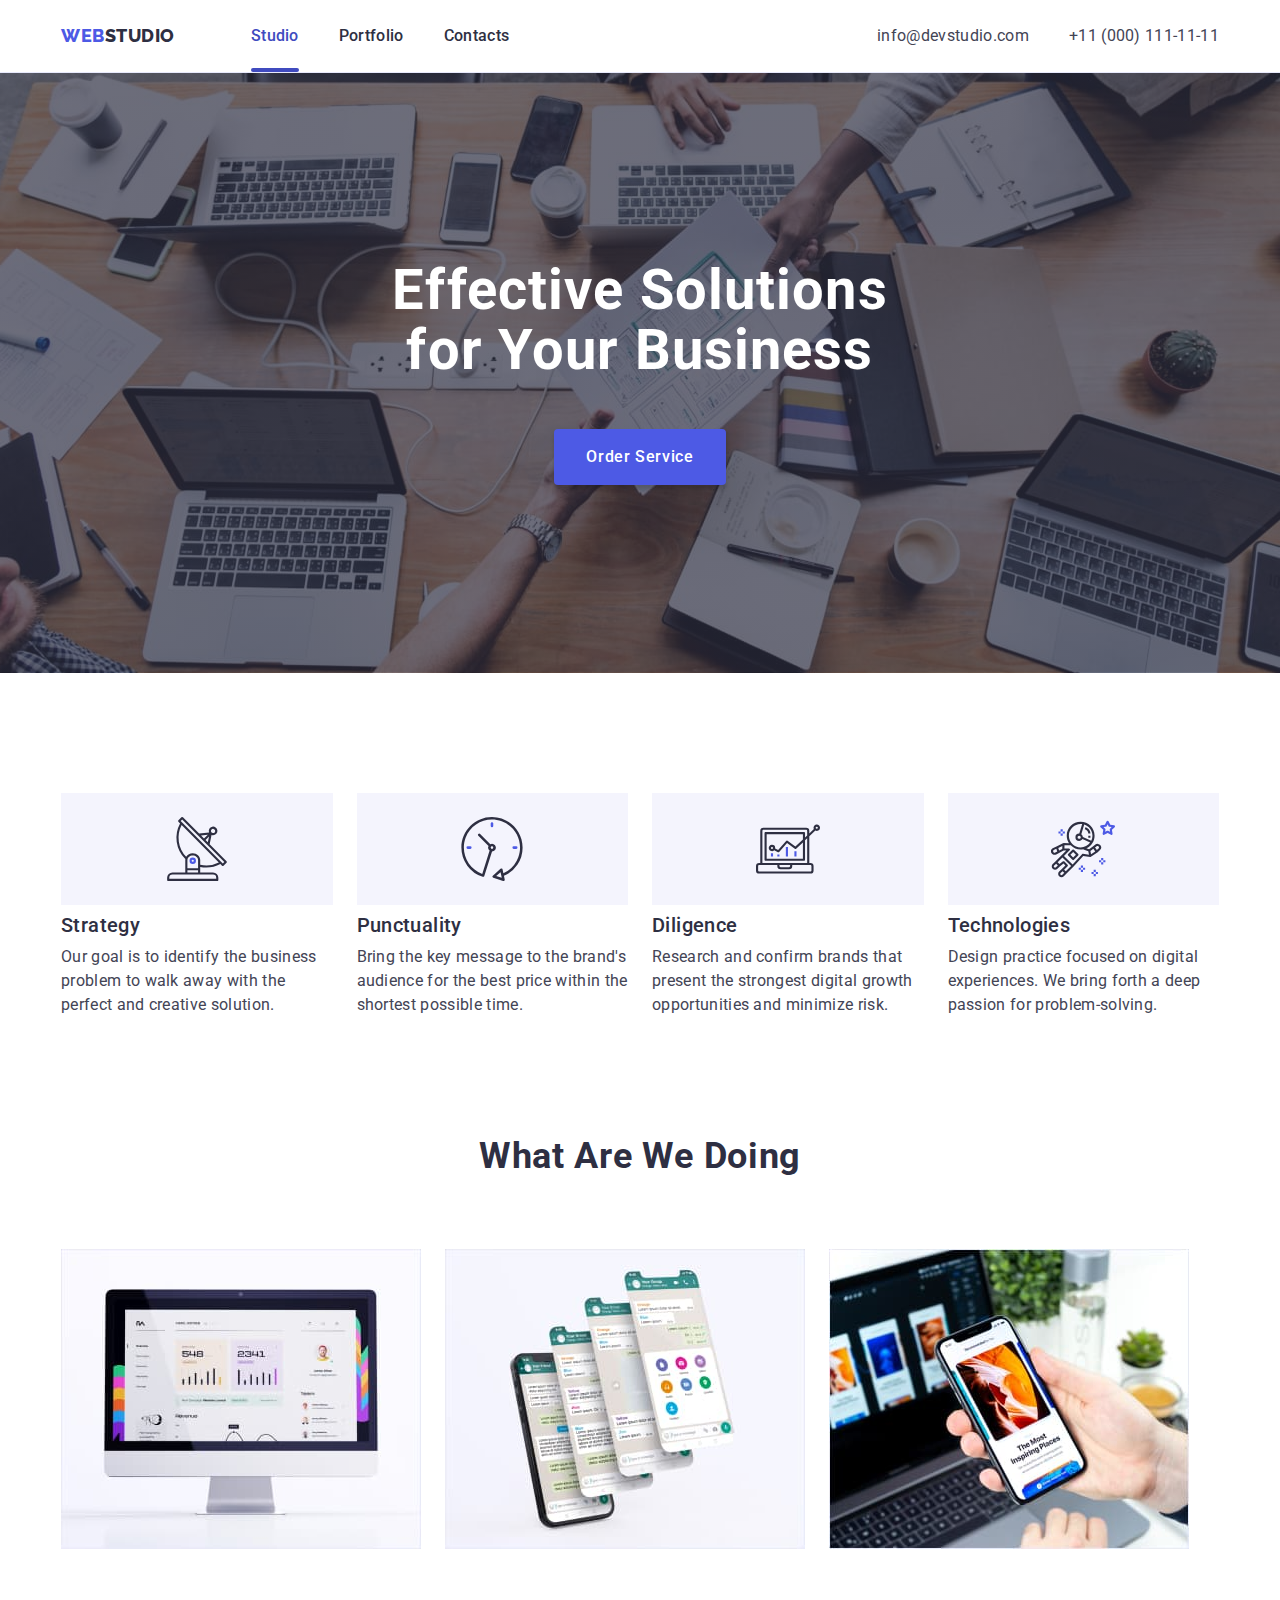
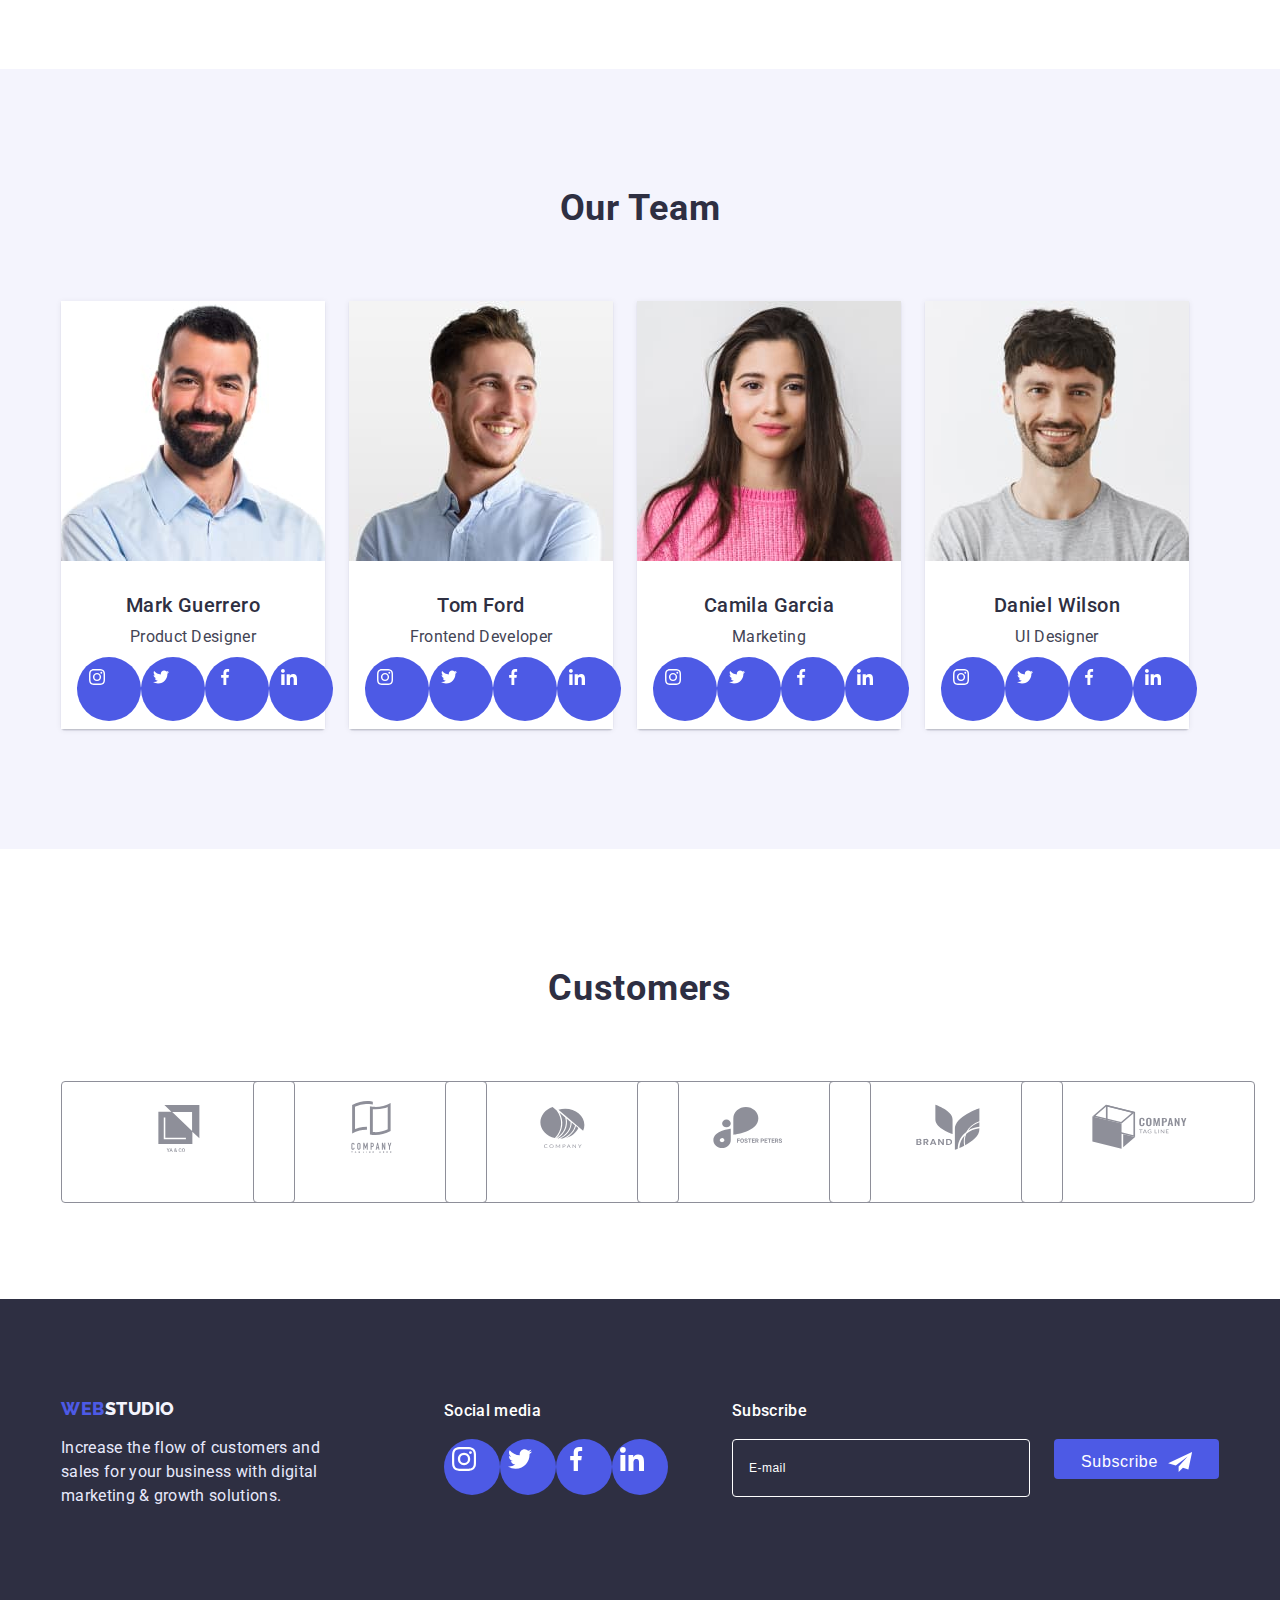
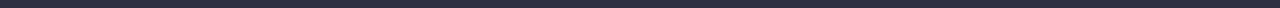
<file: index.html>
<!DOCTYPE html>
<html lang="en">
<head>
    <meta charset="UTF-8">
    <meta http-equiv="X-UA-Compatible" content="IE=edge">
    <meta name="viewport" content="width=device-width, initial-scale=1.0">
    <title>WebStudio</title>
    <link rel="stylesheet" href="https://cdnjs.cloudflare.com/ajax/libs/modern-normalize/1.1.0/modern-normalize.min.css"
        integrity="sha512-wpPYUAdjBVSE4KJnH1VR1HeZfpl1ub8YT/NKx4PuQ5NmX2tKuGu6U/JRp5y+Y8XG2tV+wKQpNHVUX03MfMFn9Q=="
        crossorigin="anonymous" referrerpolicy="no-referrer" />
    <link rel="preconnect" href="https://fonts.googleapis.com">
    <link rel="preconnect" href="https://fonts.gstatic.com" crossorigin>
    <link href="https://fonts.googleapis.com/css2?family=Raleway:wght@800&family=Roboto:wght@400;500;700;900&display=swap"
        rel="stylesheet">
    <link rel="stylesheet" href="./css/styles.css">
    <link rel="stylesheet" href="./css/mobile-large.css">
    <link rel="stylesheet" href="./css/mobile-menu.css">
    <link rel="stylesheet" href="./css/tablet.css">
    <link rel="stylesheet" href="./css/desktop.css">
</head>
<body>
<header class="header">
    <div class="container header-flex">
        <nav class="header-navigation nav-flex">
            <a href="./index.html" class="header-logo link"><span class="header-partlogo">Web</span>Studio</a>
            <ul class="header-first list">
                <li class="header-item"> <a href="./index.html" class="header-link link active" >Studio</a></li>
                <li class="header-item"> <a href="./portfolio.html" class="header-link link">Portfolio</a></li>
                <li class="header-item"> <a href="" class="header-link link">Contacts</a></li>
            </ul>
        </nav>
        <button type="button" class="header-burger-button"data-menu-open><svg width="32px" height="32px" class="header-burger-icon">
                <use href="./images/symbol-defs-forms.svg#icon-menu_burger"></use>
            </svg></button>
        <address>
            <ul class="header-list list">
                <li class="header-address"> <a class="header-mail link"
                        href="mailto:info@devstudio.com">info@devstudio.com</a> </li>
                <li class="header-address"> <a class="header-tel link" href="tel:+110001111111">+11 (000) 111-11-11</a>
                </li>
            </ul>
        </address>
    </div>
    <div class="mobile-menu"data-menu>
        <div class="container container-mobile-menu">
    <button class="mobile-menu-button" type="button"data-menu-close><svg class="mobile-menu-icon" width="8px" height="8px">
        <use href="./images/symbol-defs-forms.svg#icon-Vector"></use></svg></button>
    <ul class="mobile-menu-list list">
        <li class="mobile-menu-item"> <a href="./index.html" class="mobile-menu-link link">Studio</a></li>
        <li class="mobile-menu-item"> <a href="./portfolio.html" class="mobile-menu-link link">Portfolio</a></li>
        <li class="mobile-menu-item"> <a href="" class="mobile-menu-link link">Contacts</a></li>
    </ul>
    <address>
    <ul class="mobile-adress-list list">
        <li class="mobile-adress-tel"> <a class="mobile-tel link" href="tel:+110001111111">+11 (000) 111-11-11</a></li>
        <li class="mobile-adress-mail"><a class="mobile-mail link" href="mailto:info@devstudio.com">info@devstudio.com</a></li>      
    </ul>
    </address> 
    <ul class="mobile-menu-icons list">
        <li class="menu-icon-item"><a href="" class="menu-icon-link link"><svg class="menu-icon" width="24px"
                    height="24px">
                    <use href="./images/symbol-defs.svg#icon-instagram"></use>
                </svg></a></li>
        <li class="menu-icon-item"><a href="" class="menu-icon-link link"><svg class="menu-icon" width="24px"
                    height="24px">
                    <use href="./images/symbol-defs.svg#icon-twitter"></use>
                </svg></a></li>
        <li class="menu-icon-item"><a href="" class="menu-icon-link link"><svg class="menu-icon" width="24px"
                    height="24px">
                    <use href="./images/symbol-defs.svg#icon-facebook"></use>
                </svg></a></li>
        <li class="menu-icon-item"><a href="" class="menu-icon-link link"><svg class="menu-icon" width="24px"
                    height="24px">
                    <use href="./images/symbol-defs.svg#icon-linkedin"></use>
                </svg></a></li>
    </ul>
    </div>
    </div>
</header> 
    <main>
        <section class="hero">
            <div class="container">
            <h1 class="title-hero">Effective Solutions for Your Business</h1>
            <button class="button-hero" type="button" data-modal-open>Order Service</button>
            </div>
        </section> 
        <section class="about">
            <div class="container">
       <h2 class="visually-hidden">Section2</h2>
            <ul class="about-list list">
            <li class="about-item icon-antenna">
                <h3 class="about-subtitle">Strategy</h3>
                <p class="about-text">
                Our goal is to identify the business problem to walk away with the perfect and creative solution.
                </p>
            </li>
            <li class="about-item icon-clock">
                <h3 class="about-subtitle">Punctuality</h3>
                <p class="about-text">
                Bring the key message to the brand's audience for the best price within the shortest possible time.
                </p>
            </li>
            <li class="about-item icon-diagramm">
                <h3 class="about-subtitle">Diligence</h3>
                <p class="about-text">
                Research and confirm brands that present the strongest digital growth opportunities and minimize risk.
                </p>
            </li>
            <li class="about-item icon-astronaut">
                <h3 class="about-subtitle">Technologies</h3>
                <p class="about-text last">
                Design practice focused on digital experiences. We bring forth a deep passion for problem-solving.
                </p>
            </li>
        </ul>
            </div>
        </section> 
        <section class="activity"> 
            <div class="container">
        <h2 class="activity-title">What are we doing</h2>
        <ul class="activity-list list">
            <li class="activity-item"><img src="./images/img1.jpg" alt="monitor" width="360"></li>
            <li class="activity-item"><img src="./images/img2.jpg" alt="screen" width="360"></li>
            <li class="activity-item"><img src="./images/img3.jpg" alt="phone" width="360"></li>
        </ul>
        </div>
        </section>
        <section class="team">
            <div class="container tablet">
        <h2 class="team-title">Our Team</h2>
        <ul class="team-list list">
            <li class="team-item">
                <img src="./images/img(4).jpg" alt="member of team" width="264">
                <div class="part-card"><h3 class="team-subtitle">Mark Guerrero</h3> 
                <p class="team-text">Product Designer</p>
                <ul class="part-card-list list">
                 <li class="part-card-item"><a href="" class="part-card-link link"><svg class="part-card-icon" width="16px" height="16px">
                    <use href="./images/symbol-defs.svg#icon-instagram"></use>
                </svg></a></li>
                 <li class="part-card-item"><a href="" class="part-card-link link"><svg class="part-card-icon" width="16px" height="16px">
                    <use href="./images/symbol-defs.svg#icon-twitter"></use>
                </svg></a></li>
                 <li class="part-card-item"><a href="" class="part-card-link link"><svg class="part-card-icon" width="16px" height="16px">
                    <use href="./images/symbol-defs.svg#icon-facebook"></use>
                </svg></a></li>
                 <li class="part-card-item"><a href="" class="part-card-link link"><svg class="part-card-icon" width="16px" height="16px">
                    <use href="./images/symbol-defs.svg#icon-linkedin"></use>
                </svg></a></li>
                </ul>
                </div>
            </li>
            <li class="team-item">
                <img src="./images/img(1)(1).jpg" alt="member of team" width="264">
                <div class="part-card"><h3 class="team-subtitle">Tom Ford</h3>
                <p class="team-text">Frontend Developer</p>
                <ul class="part-card-list list">
                 <li class="part-card-item"><a href="" class="part-card-link link"><svg class="part-card-icon" width="16px" height="16px">
                    <use href="./images/symbol-defs.svg#icon-instagram"></use>
                </svg></a></li>
                 <li class="part-card-item"><a href="" class="part-card-link link"><svg class="part-card-icon" width="16px" height="16px">
                    <use href="./images/symbol-defs.svg#icon-twitter"></use>
                </svg></a></li>
                 <li class="part-card-item"><a href="" class="part-card-link link"><svg class="part-card-icon" width="16px" height="16px">
                    <use href="./images/symbol-defs.svg#icon-facebook"></use>
                </svg></a></li>
                 <li class="part-card-item"><a href="" class="part-card-link link"><svg class="part-card-icon" width="16px" height="16px">
                    <use href="./images/symbol-defs.svg#icon-linkedin"></use>
                </svg></a></li>
                </ul>
                </div>
            </li>
            <li class="team-item">
                <img src="./images/img(2)(1).jpg" alt="member of team" width="264">
                <div class="part-card"><h3 class="team-subtitle">Camila Garcia</h3> 
                <p class="team-text">Marketing</p>
                <ul class="part-card-list list">
                 <li class="part-card-item"><a href="" class="part-card-link link"><svg class="part-card-icon" width="16px" height="16px">
                    <use href="./images/symbol-defs.svg#icon-instagram"></use>
                </svg></a></li>
                 <li class="part-card-item"><a href="" class="part-card-link link"><svg class="part-card-icon" width="16px" height="16px">
                    <use href="./images/symbol-defs.svg#icon-twitter"></use>
                </svg></a></li>
                 <li class="part-card-item"><a href="" class="part-card-link link"><svg class="part-card-icon" width="16px" height="16px">
                    <use href="./images/symbol-defs.svg#icon-facebook"></use>
                </svg></a></li>
                 <li class="part-card-item"><a href="" class="part-card-link link"><svg class="part-card-icon" width="16px" height="16px">
                    <use href="./images/symbol-defs.svg#icon-linkedin"></use>
                </svg></a></li>
                </ul>
                </div>
            </li>
            <li class="team-item">
                <img src="./images/img(3)(1).jpg" alt="member of team" width="264">
                <div class="part-card"><h3 class="team-subtitle">Daniel Wilson</h3> 
                <p class="team-text">UI Designer</p>
                <ul class="part-card-list list">
                 <li class="part-card-item"><a href="" class="part-card-link link"><svg class="part-card-icon" width="16px" height="16px">
                    <use href="./images/symbol-defs.svg#icon-instagram"></use>
                </svg></a></li>
                 <li class="part-card-item"><a href="" class="part-card-link link"><svg class="part-card-icon" width="16px" height="16px">
                    <use href="./images/symbol-defs.svg#icon-twitter"></use>
                </svg></a></li>
                 <li class="part-card-item"><a href="" class="part-card-link link"><svg class="part-card-icon" width="16px" height="16px">
                    <use href="./images/symbol-defs.svg#icon-facebook"></use>
                </svg></a></li>
                 <li class="part-card-item"><a href="" class="part-card-link link"><svg class="part-card-icon" width="16px" height="16px">
                    <use href="./images/symbol-defs.svg#icon-linkedin"></use>
                </svg></a></li>
                </ul>
                </div>
            </li>
        </ul>
        </div>
        </section>
        <section class="customers">
            <div class="container tablet">
            <h2 class="customers-title">Customers</h2>
            <ul class="customers-list list">
            <li class="customers-item"><a href="" class="customers-link link">
                <svg class="customers-icon"><use href="./images/symbol-defs.svg#icon-Logo"></use></svg>
            </a>
            </li>
            <li class="customers-item"><a href="" class="customers-link link">
                <svg class="customers-icon">
                    <use href="./images/symbol-defs.svg#icon-Logo-1"></use>
                </svg>
            </a>
            </li>
            <li class="customers-item"><a href="" class="customers-link link">
                <svg class="customers-icon">
                    <use href="./images/symbol-defs.svg#icon-Logo-2"></use>
                </svg>
            </a>
            </li>
            <li class="customers-item"><a href="" class="customers-link link">
                <svg class="customers-icon">
                    <use href="./images/symbol-defs.svg#icon-Logo-3"></use>
                </svg>
                </a>
            </li>
            <li class="customers-item"><a href="" class="customers-link link">
                <svg class="customers-icon">
                    <use href="./images/symbol-defs.svg#icon-Logo-4"></use>
                </svg>
                </a>
            </li>
            <li class="customers-item"><a href="" class="customers-link link">
                <svg class="customers-icon">
                    <use href="./images/symbol-defs.svg#icon-Logo-5"></use>
                </svg>
                </a>
            </li>
            
            </ul>

            </div>
        </section> 
    </main>
      <footer class="footer">
        <div class="container footer-constraction tablet">
        <div class="footer-flex-tablet">
        <div class="footer-first-part">   
        <a class="footer-logo link" href="./index.html"><span class="footer-partlogo">Web</span>Studio</a>
        <p class="footer-text">Increase the flow of customers and sales for your business with digital marketing & growth solutions.</p>
        </div>
        <div class="footer-seecondary-part">
        <p class="footer-subtitle">Social media</p>
        <ul class="footer-list list">
            <li class="footer-item"><a href="" class="footer-link link"><svg class="footer-icon" width="24px"
                        height="24px">
                        <use href="./images/symbol-defs.svg#icon-instagram"></use>
                    </svg></a></li>
            <li class="footer-item"><a href="" class="footer-link link"><svg class="footer-icon" width="24px"
                        height="24px">
                        <use href="./images/symbol-defs.svg#icon-twitter"></use>
                  </svg></a></li>
            <li class="footer-item"><a href="" class="footer-link link"><svg class="footer-icon" width="24px"
                        height="24px">
                        <use href="./images/symbol-defs.svg#icon-facebook"></use>
                    </svg></a></li>
            <li class="footer-item"><a href="" class="footer-link link"><svg class="footer-icon" width="24px"
                        height="24px">
                        <use href="./images/symbol-defs.svg#icon-linkedin"></use>
                    </svg></a></li>
        </ul>
        </div>
        </div>
        <div class="footer-third-part">
        <form class="footer-form">
            <label for="emailf" class="footer-label">Subscribe</label>
            <div class="footer-form-flex">
            <input type="email" name="email-footer" id="emailf" class="footer-input" placeholder="E-mail" required>
            <button type="submit" class="footer-form-button">Subscribe<svg class="footer-form-icon" width="24px" height="20px"><use href="./images/symbol-defs-forms.svg#icon-send"></use></svg></button>
            </div>
        </form>
        </div>
        </div>
    </footer>
    <div class="backdrop is-hidden" data-modal>
        <div class="modal">
             <button class="modal-bottom" type="button" data-modal-close><svg class="modal-icon" width="8px" height="8px">
                <use href="./images/symbol-defs-forms.svg#icon-Vector"></use>
            </svg> </button>
             <h3 class="modal-title">Leave your contacts and we will call you back</h3>
             <form class="modal-form">
                <div class="form-group">
                <label for="name" class="modal-label">Name</label>
                <input type="text" name="name" id="name" class="modal-input" required>
                <svg class="modal-form-icon" width="18px" height="24px">
                    <use href="./images/symbol-defs-forms.svg#icon-person-black"></use></svg>
                </div>
                <div class="form-group">
                <label for="phone" class="modal-label">Phone</label>
                <input type="tel" name="phone" id="phone" class="modal-input" required>
                <svg class="modal-form-icon" width="18px" height="24px">
                    <use href="./images/symbol-defs-forms.svg#icon-phone-black"></use>
                </svg>
                </div>
                <div class="form-group">
                <label for="email" class="modal-label">Email</label>
                <input type="email" name="email" id="email" class="modal-input" required>
                <svg class="modal-form-icon" width="18px" height="24px">
                    <use href="./images/symbol-defs-forms.svg#icon-email-black"></use>
                </svg>
                </div>
                <label for="message" class="modal-label">Comment</label>
                <textarea name="message" id="message" placeholder="Text input" class="modal-textarea"></textarea>
                <input type="checkbox" class="modal-checkbox visually-hidden" id="policy" name="policy">
                <label for="policy" class="modal-checkbox-label">I accept the terms and conditions of the<a class="modal-policy" href="">Privacy Policy</a></label>
                <button type="submit" class="modal-bottom-form">Send</button>
             </form>


        </div>
    </div>
    <script src="./js/mobile-menu.js"></script>
    <script src="./js/modal.js"></script>
</body>
</html>
</file>
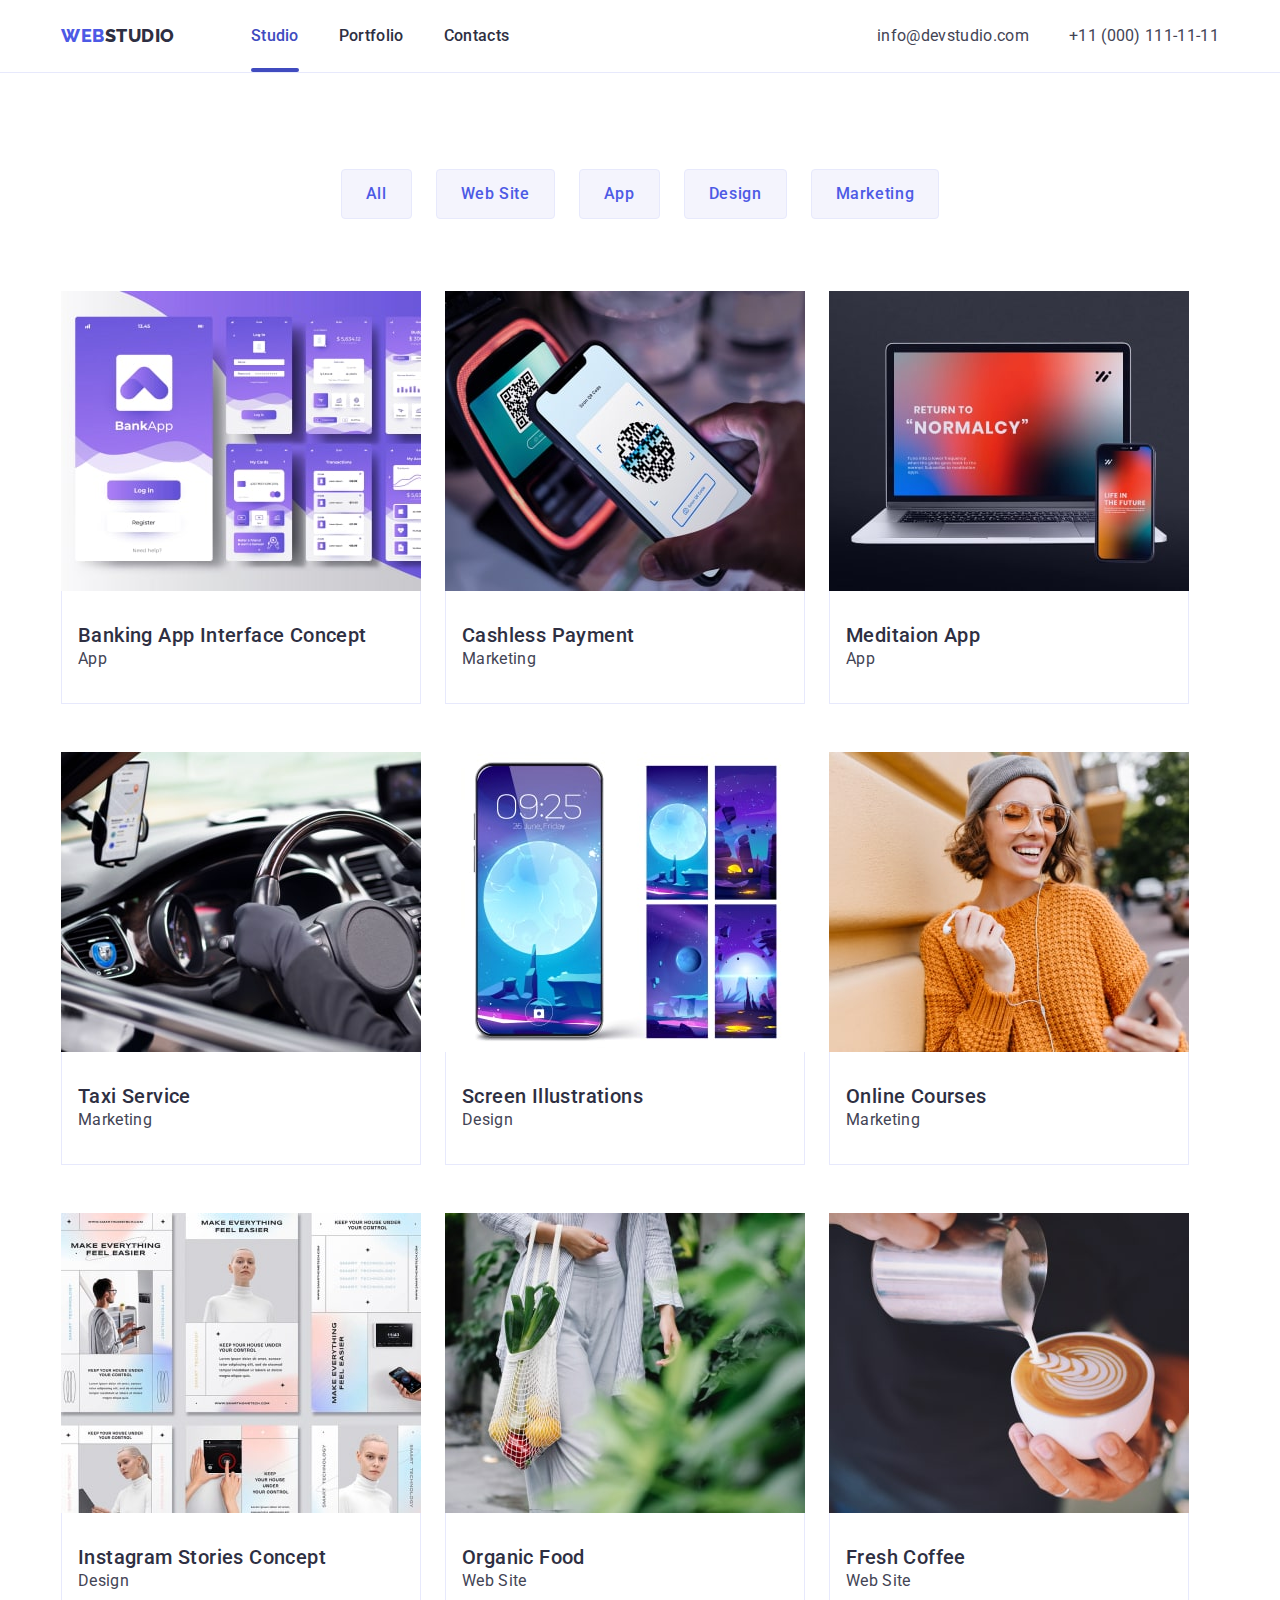
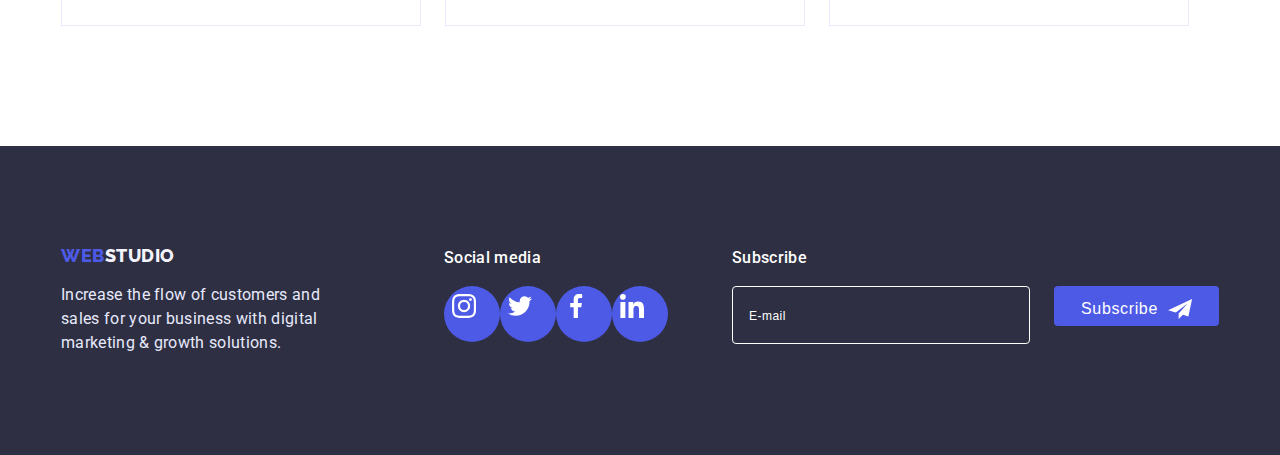
<file: portfolio.html>
<!DOCTYPE html>
<html lang="en">
<head>
    <meta charset="UTF-8">
    <meta http-equiv="X-UA-Compatible" content="IE=edge">
    <meta name="viewport" content="width=device-width, initial-scale=1.0">
    <title>WebStudio</title>
    <link rel="stylesheet" href="https://cdnjs.cloudflare.com/ajax/libs/modern-normalize/1.1.0/modern-normalize.min.css"
        integrity="sha512-wpPYUAdjBVSE4KJnH1VR1HeZfpl1ub8YT/NKx4PuQ5NmX2tKuGu6U/JRp5y+Y8XG2tV+wKQpNHVUX03MfMFn9Q=="
        crossorigin="anonymous" referrerpolicy="no-referrer" />
    <link rel="preconnect" href="https://fonts.googleapis.com">
    <link rel="preconnect" href="https://fonts.gstatic.com" crossorigin>
    <link href="https://fonts.googleapis.com/css2?family=Raleway:wght@800&family=Roboto:wght@400;500;700;900&display=swap"
        rel="stylesheet">
    <link rel="stylesheet" href="./css/styles.css">
    <link rel="stylesheet" href="./css/mobile-large.css">
    <link rel="stylesheet" href="./css/mobile-menu.css">
    <link rel="stylesheet" href="./css/tablet.css">
    <link rel="stylesheet" href="./css/desktop.css">
</head>
<body>
    <header class="header">
        <div class="container header-flex">
            <nav class="header-navigation nav-flex">
                <a href="./index.html" class="header-logo link"><span class="header-partlogo">Web</span>Studio</a>
                <ul class="header-first list">
                    <li class="header-item"> <a href="./index.html" class="header-link link active">Studio</a></li>
                    <li class="header-item"> <a href="./portfolio.html" class="header-link link">Portfolio</a></li>
                    <li class="header-item"> <a href="" class="header-link link">Contacts</a></li>
                </ul>
            </nav>
            <button type="button" class="header-burger-button" data-menu-open><svg width="32px" height="32px"
                    class="header-burger-icon">
                    <use href="./images/symbol-defs-forms.svg#icon-menu_burger"></use>
                </svg></button>
            <address>
                <ul class="header-list list">
                    <li class="header-address"> <a class="header-mail link"
                            href="mailto:info@devstudio.com">info@devstudio.com</a> </li>
                    <li class="header-address"> <a class="header-tel link" href="tel:+110001111111">+11 (000) 111-11-11</a>
                    </li>
                </ul>
            </address>
        </div>
        <div class="mobile-menu" data-menu>
            <div class="container container-mobile-menu">
                <button class="mobile-menu-button" type="button" data-menu-close><svg class="mobile-menu-icon" width="8px"
                        height="8px">
                        <use href="./images/symbol-defs-forms.svg#icon-Vector"></use>
                    </svg></button>
                <ul class="mobile-menu-list list">
                    <li class="mobile-menu-item"> <a href="./index.html" class="mobile-menu-link link">Studio</a></li>
                    <li class="mobile-menu-item"> <a href="./portfolio.html" class="mobile-menu-link link">Portfolio</a>
                    </li>
                    <li class="mobile-menu-item"> <a href="" class="mobile-menu-link link">Contacts</a></li>
                </ul>
                <ul class="mobile-adress-list list">
                    <li class="mobile-adress-tel"> <a class="mobile-tel link" href="tel:+110001111111">+11 (000)
                            111-11-11</a></li>
                    <li class="mobile-adress-mail"><a class="mobile-mail link"
                            href="mailto:info@devstudio.com">info@devstudio.com</a></li>
                </ul>
                <ul class="mobile-menu-icons list">
                    <li class="menu-icon-item"><a href="" class="menu-icon-link link"><svg class="menu-icon" width="24px"
                                height="24px">
                                <use href="./images/symbol-defs.svg#icon-instagram"></use>
                            </svg></a></li>
                    <li class="menu-icon-item"><a href="" class="menu-icon-link link"><svg class="menu-icon" width="24px"
                                height="24px">
                                <use href="./images/symbol-defs.svg#icon-twitter"></use>
                            </svg></a></li>
                    <li class="menu-icon-item"><a href="" class="menu-icon-link link"><svg class="menu-icon" width="24px"
                                height="24px">
                                <use href="./images/symbol-defs.svg#icon-facebook"></use>
                            </svg></a></li>
                    <li class="menu-icon-item"><a href="" class="menu-icon-link link"><svg class="menu-icon" width="24px"
                                height="24px">
                                <use href="./images/symbol-defs.svg#icon-linkedin"></use>
                            </svg></a></li>
                </ul>
            </div>
        </div>
    </header>
    <main>
        <section class="portfolio">
            <div class="container">
        <h1 class="visually-hidden">Portfolio</h1>
        <ul class="portfolio-list-btn list">
            <li class="portfolio-item-btn"><button class="portfolio-button" type="button">All</button></li>
            <li class="portfolio-item-btn"><button class="portfolio-button" type="button">Web Site</button></li>
            <li class="portfolio-item-btn"><button class="portfolio-button" type="button">App</button></li>
            <li class="portfolio-item-btn"><button class="portfolio-button" type="button">Design</button></li>
            <li class="portfolio-item-btn"><button class="portfolio-button" type="button">Marketing</button></li>
        </ul>
       
        <ul class="portfolio-list list">
            <li class="portfolio-item">
                <a class="portfolio-link link" href=""><div class="cardoverlay"><img src="./images/portfolio1.jpg" alt="bankapp" width="360">
                <p class="nonvisieble">14 Stylish and User-Friendly App Design Concepts · Task Manager App · Calorie Tracker App · Exotic Fruit Ecommerce App ·
                Cloud Storage App</p></div>
                <div class="part-card"><h2 class="portfolio-subtitle">Banking App Interface Concept</h2>
                <p class="portfolio-text">App</p></div></a>
            </li>
            <li class="portfolio-item">
                <a class="portfolio-link link" href=""><div class="cardoverlay"><img src="./images/portfolio2.jpg" alt="Cashless Payment" width="360">
                    <p class="nonvisieble">14 Stylish and User-Friendly App Design Concepts · Task Manager App · Calorie Tracker App · Exotic Fruit Ecommerce App ·
                Cloud Storage App</p></div>
                <div class="part-card"><h2 class="portfolio-subtitle">Cashless Payment</h2>
                <p class="portfolio-text">Marketing</p></div></a>
            </li>
            <li class="portfolio-item">
                <a class="portfolio-link link" href=""><div class="cardoverlay"><img src="./images/portfolio3.jpg" alt="netbook" width="360">
                    <p class="nonvisieble">14 Stylish and User-Friendly App Design Concepts · Task Manager App · Calorie Tracker App · Exotic Fruit Ecommerce App ·
                Cloud Storage App</p></div>
                <div class="part-card"><h2 class="portfolio-subtitle">Meditaion App</h2>
                <p class="portfolio-text">App</p></div></a>
            </li>
            <li class="portfolio-item">
                <a class="portfolio-link link" href=""><div class="cardoverlay"><img src="./images/portfolio4.jpg" alt="Taxi Service" width="360">
                    <p class="nonvisieble">14 Stylish and User-Friendly App Design Concepts · Task Manager App · Calorie Tracker App · Exotic Fruit Ecommerce App ·
                Cloud Storage App</p></div>
                <div class="part-card"><h2 class="portfolio-subtitle">Taxi Service</h2>
                <p class="portfolio-text">Marketing</p></div></a>
            </li>
            <li class="portfolio-item">
                <a class="portfolio-link link" href=""><div class="cardoverlay"><img src="./images/portfolio5.jpg" alt="phone" width="360">
                    <p class="nonvisieble">14 Stylish and User-Friendly App Design Concepts · Task Manager App · Calorie Tracker App · Exotic Fruit Ecommerce App ·
                Cloud Storage App</p></div>
                <div class="part-card"><h2 class="portfolio-subtitle">Screen Illustrations</h2>
                <p class="portfolio-text">Design</p></div></a>
            </li>
            <li class="portfolio-item">
                <a class="portfolio-link link" href=""><div class="cardoverlay"><img src="./images/portfolio6.jpg" alt="woman" width="360">
                    <p class="nonvisieble">14 Stylish and User-Friendly App Design Concepts · Task Manager App · Calorie Tracker App · Exotic Fruit Ecommerce App ·
                Cloud Storage App</p></div>
                <div class="part-card"><h2 class="portfolio-subtitle">Online Courses</h2>
                <p class="portfolio-text">Marketing</p></div></a>
            </li>
            <li class="portfolio-item">
                <a class="portfolio-link link" href=""><div class="cardoverlay"><img src="./images/portfolio7.jpg" alt="Instagram Stories" width="360">
                    <p class="nonvisieble">14 Stylish and User-Friendly App Design Concepts · Task Manager App · Calorie Tracker App · Exotic Fruit Ecommerce App ·
                Cloud Storage App</p></div>
                <div class="part-card"><h2 class="portfolio-subtitle">Instagram Stories Concept</h2>
                <p class="portfolio-text">Design</p></div></a>
            </li>
            <li class="portfolio-item">
                <a class="portfolio-link link" href=""><div class="cardoverlay"><img src="./images/portfolio8.jpg" alt="food" width="360">
                    <p class="nonvisieble">14 Stylish and User-Friendly App Design Concepts · Task Manager App · Calorie Tracker App · Exotic Fruit Ecommerce App ·
                Cloud Storage App</p></div>
                <div class="part-card"><h2 class="portfolio-subtitle">Organic Food</h2>
                <p class="portfolio-text">Web Site</p></div></a>
            </li>
            <li class="portfolio-item">
                <a class="portfolio-link link" href=""><div class="cardoverlay"><img src="./images/portfolio9.jpg" alt="cup of coffee" width="360">
                    <p class="nonvisieble">14 Stylish and User-Friendly App Design Concepts · Task Manager App · Calorie Tracker App · Exotic Fruit Ecommerce App ·
                Cloud Storage App</p></div>
                <div class="part-card"><h2 class="portfolio-subtitle">Fresh Coffee</h2>
                <p class="portfolio-text">Web Site</p></div></a>
            </li>
        </ul>
        </div>
        </section>
    </main>
    <footer class="footer">
        <div class="container footer-constraction tablet">
            <div class="footer-flex-tablet">
                <div class="footer-first-part">
                    <a class="footer-logo link" href="./index.html"><span class="footer-partlogo">Web</span>Studio</a>
                    <p class="footer-text">Increase the flow of customers and sales for your business with digital marketing
                        & growth solutions.</p>
                </div>
                <div class="footer-seecondary-part">
                    <p class="footer-subtitle">Social media</p>
                    <ul class="footer-list list">
                        <li class="footer-item"><a href="" class="footer-link link"><svg class="footer-icon" width="24px"
                                    height="24px">
                                    <use href="./images/symbol-defs.svg#icon-instagram"></use>
                                </svg></a></li>
                        <li class="footer-item"><a href="" class="footer-link link"><svg class="footer-icon" width="24px"
                                    height="24px">
                                    <use href="./images/symbol-defs.svg#icon-twitter"></use>
                                </svg></a></li>
                        <li class="footer-item"><a href="" class="footer-link link"><svg class="footer-icon" width="24px"
                                    height="24px">
                                    <use href="./images/symbol-defs.svg#icon-facebook"></use>
                                </svg></a></li>
                        <li class="footer-item"><a href="" class="footer-link link"><svg class="footer-icon" width="24px"
                                    height="24px">
                                    <use href="./images/symbol-defs.svg#icon-linkedin"></use>
                                </svg></a></li>
                    </ul>
                </div>
            </div>
            <div class="footer-third-part">
                <form class="footer-form">
                    <label for="emailf" class="footer-label">Subscribe</label>
                    <div class="footer-form-flex">
                        <input type="email" name="email-footer" id="emailf" class="footer-input" placeholder="E-mail"
                            required>
                        <button type="submit" class="footer-form-button">Subscribe<svg class="footer-form-icon" width="24px"
                                height="20px">
                                <use href="./images/symbol-defs-forms.svg#icon-send"></use>
                            </svg></button>
                    </div>
                </form>
            </div>
        </div>
    </footer>
</body>
</html>
</file>
<file: css/styles.css>
/* index.html */

:root{
    --secondary-title-color: #2E2F42;
    --main-subtitle-color:  #2E2F42;
    --main-text-color:  #434455;
    --secondary-font: 'Raleway', san-serif;
    --accent-color:#404BBF;
    --main-background: #FFFFFF;
    --transition-duration: 250ms;
    --transition-timing: cubic-bezier(0.4, 0, 0.2, 1);
}

body{
    background-color: --main-background;
    font-family: "Roboto", sans-serif;
    color:var(--main-subtitle-color);
    margin: 0;
}

.list{
list-style: none;
padding: 0;
margin: 0;

}
.link{
    text-decoration: none;
}
.container{
    width: 100%;
    margin: 0 auto;
    padding-left: 15px;
    padding-right: 15px;

}

.visually-hidden {
    position: absolute;
    width: 1px;
    height: 1px;
    margin: -1px;
    border: 0;
    padding: 0;

    white-space: nowrap;
    clip-path: inset(100%);
    clip: rect(0 0 0 0);
    overflow: hidden;
}

h1,h2,h3,h4,p,ul {
margin:0;}

img{
    display:block;
    max-width:100%;
    height: auto;
} 
    /* header */
.header{
    border-bottom:1px solid #E7E9FC;
    
 
}
.header-logo {
    color: inherit;
    font-family: var(--secondary-font);
    font-weight: 800;
    font-size: 18px;
    line-height: 1.33;
    letter-spacing: 0.03em;
    text-transform: uppercase;
    padding: 24px 0;
    
}
.header-partlogo {
 color: #4D5AE5;   
}


.header-burger-button{
    background-color:#FFFFFF;
    border: none; 
    padding: 0;
    width: 50px;
    margin-left: auto;
    height:32px;
    line-height: 0;
}
@media screen and (max-width: 767px) {
    .header-first{
        display:none;
    }
    .header-list{
        display:none;
    }
    .header-flex{
        display: flex;
        justify-content: space-between;
        align-items: center;
    } 
   .header{
    padding: 24px 0;
   }
}
 
    /* Section Hero */

.hero {
    background-color: #2E2F42; 
    padding: 112px 0;
    background-image: linear-gradient(to right, rgba(46, 47, 66, 0.7), rgba(46, 47, 66, 0.7)), url(../images/hero-background.jpg);
    background-repeat: no-repeat;
    background-position: center;
    background-size: cover;
    max-width: 1440px;
    margin:0 auto; 

}

.title-hero {
    font-weight: 700;
    font-size: 36px;
    line-height: 1.11;
    text-align: center;
    letter-spacing: 0.02em;
    color: #FFFFFF;
    margin-bottom: 72px;
    margin-left: auto;
    margin-right: auto;
}
@media screen and (max-width: 480px){
.title-hero{
    max-width: 320px;
}
}

.button-hero {
    font-family:inherit;
    font-style: normal;
    font-weight: 500;
    font-size: 16px;
    line-height: 1.5;
    align-items: center;
    letter-spacing: 0.04em;
    color: #FFFFFF;
    background-color: #4D5AE5;
    box-shadow: 0px 4px 4px rgba(0, 0, 0, 0.15);
    border-radius: 4px;
    cursor: pointer;
    text-align: center;
    padding: 16px 32px;
    border: none;
    margin-left: auto;
    margin-right: auto;
    display: block;
    transition: background-color var(--transition-duration) var(--transition-timing);
   
    
}

 .button-hero:hover,
 .button-hero:focus {
     background-color: var(--accent-color);
 }

 

    /* Section about */

.about{
    padding: 96px 0;
}

.about-subtitle {
    font-weight: 700;
    font-size: 36px;
    line-height: 1.11;
    letter-spacing: 0.02em;
    margin-bottom: 8px;
    text-align: center;
  }

.about-text {
    font-weight: 500;
    font-size: 16px;
    line-height: 1.5;
    letter-spacing: 0.02em;    
    color:var(--main-text-color);
    text-align: center;
    max-width:100%;
    display: inline-block;
}
@media screen and (max-width: 767px) {
.about-text {
    margin-bottom: 72px;
    }
.about-text.last{
    margin-bottom: 0;
}
}

.about-item{
    width:100%;
}
.about-list{
    width:100%;
}

    /* Section activity */

.activity {
padding-bottom: 120px;
display:none;

}
.activity-title {
    font-weight: 700;
    font-size: 36px;
    line-height: 1.11;
    text-align: center;
    letter-spacing: 0.02em;
    text-transform: capitalize;   
    margin-bottom: 72px;
}
.activity-list {
    display: flex;
}
.activity-item:not(:last-child) {
    margin-right: 24px;
}

    /* Section team */

        .team {
            background-color: #F4F4FD;
            padding: 96px 0;
        }
    
        .team-title { 
            font-weight: 700;
            font-size: 36px;
            line-height: 1.11;
            text-align: center;
            letter-spacing: 0.02em;
            text-transform: capitalize;
            margin-bottom: 72px;
            }
    
        .team-subtitle {
            font-weight: 500;
            font-size: 20px;
            line-height: 1.2;
            text-align: center;
            letter-spacing: 0.02em;
            margin-bottom: 8px;
        }
    
        .team-text {
            font-weight: 400;
            font-size: 16px;
            line-height: 1.5;
            text-align: center;
            letter-spacing: 0.02em;        
            color:var(--main-text-color);
            margin-bottom: 8px;
        }

        
        .team-item{
             box-shadow: 0px 1px 6px rgba(46, 47, 66, 0.08), 0px 1px 1px rgba(46, 47, 66, 0.16), 0px 2px 1px rgba(46, 47, 66, 0.08);
             border-radius: 0px 0px 4px 4px;
        }

        @media screen and (max-width: 767px) {
        .team-item:not(:last-child) {
             margin-bottom: 72px;}
        .team-item {
            width: 264px;
            margin-left: auto;
            margin-right: auto;
        }
}


        .team-item > .part-card {
            padding: 32px 16px;
            background-color: #FFFFFF;
            }
            
        .part-card-list{
            display: flex;
        }
        .part-card-item{
            height: 40px;
            width: 40px;
        }
        .part-card-item:not(:last-child){
            margin-right: 24px;
        }
        .part-card-link{
            display:inline-block;
            width: 100%;
            height: 100%;
            border-radius: 50%;
            background-color: #4D5AE5;
            padding:12px 12px;
            color:#FFFFFF;
            transition: background-color var(--transition-duration) var(--transition-timing);
        }

        .part-card-link:hover, .part-card-link:focus{
            background-color:#404BBF;
        }
        .part-card-icon{
         fill: currentColor;
        }

        /* Section Customers */

        .customers{
            padding:96px 0;
        }
        .customers-title{
            font-weight: 700;
            font-size: 36px;
            line-height: 1.11;
            text-align: center;
            letter-spacing: 0.02em;
            text-transform: capitalize;
            margin-bottom: 72px;
        }
    
        .customers-item{
            width:  190px;
            height: 88px;
        }

        .customers-link{
            display:inline-block;
            width: 100%;
            height: 100%;
            padding: 16px 32px;
            border: 1px solid #8E8F99;
            border-radius: 4px;
            color:#8e8f99;
            transition: color var(--transition-duration) var(--transition-timing), border var(--transition-duration) var(--transition-timing);
        }
        .customers-link:hover, .customers-link:focus{
            border: 1px solid #404BBF;
            color:#404BBF;
           
        }

        
        .customers-icon{
            width: 110px;
            height: 56px;
            fill:currentColor;
            display: block;
            margin-right: auto;
            margin-left: auto;
          
        }
        @media screen and (max-width: 425px) {
        .customers-item{
        margin-left: auto;
        margin-right: auto;
        }
        .customers-item:not(:last-child){
            margin-bottom: 72px;}
        
        }
        @media screen and (min-width: 426px) and (max-width: 767px){
        .customers-list{
        display: flex;
        flex-wrap: wrap;
        justify-content: center;}
        .customers-item:nth-child(2n+1){
        margin-right: 16px;
        }
        .customers-item{
        margin-bottom: 72px;
        }
        .customers-item:nth-last-child(-n+2) {
        margin-bottom: 0;
        }
}

        /* Footer */

        .footer {
            background-color: #2E2F42;
            padding: 96px 0;
                }
                
        
        .footer-logo {
            font-family: var(--secondary-font);
            font-style: normal;
            font-weight: 800;
            font-size: 18px;
            line-height: 1.16;
            /* align-items: center; */
            letter-spacing: 0.03em;
            text-transform: uppercase;
            color: #F4F4FD;
            margin-bottom: 16px;
            display: block;
                }
        
        .footer-partlogo {
        color: #4D5AE5;
                }
        
        .footer-text {
            font-weight: 400;
            font-size: 16px;
            line-height: 1.5;    
            letter-spacing: 0.02em;
            color: #E7E9FC;
            display:block; 
        }

        .footer-subtitle{
            font-weight: 500;
            font-size: 16px;
            line-height: 1.5;
            letter-spacing: 0.02em;
            color: #FFFFFF;
            margin-bottom: 16px;
            display: block;
        }
        
        .footer-list {
            display: flex;}

        .footer-item {
            height: 40px;
            width: 40px;
        }

        .footer-item:not(:last-child){
            margin-right: 16px;
        }
            
        .footer-link {
            display: inline-block;
            width: 100%;
            height: 100%;
            border-radius: 50%;
            background-color: #4D5AE5;
            padding: 8px 8px;
            color: #FFFFFF;
            transition: background-color var(--transition-duration) var(--transition-timing);
        }

        .footer-link:hover,
        .footer-link:focus {
            background-color: #31D0AA;}
            
        .footer-icon {
            fill: currentColor;
                 }
        /* .footer-third-part{
            margin-left: auto;
        } */
        .footer-label{
            font-family: 'Roboto';
            font-style: normal;
            font-weight: 500;
            font-size: 16px;
            line-height: 24px;
            letter-spacing: 0.02em;
            color: #FFFFFF;
            margin-bottom: 16px;
            display:block;
        }
        .footer-input{
            height: 40px;
            border: 1px solid #FFFFFF;
            border-radius: 4px;
            outline: transparent;
            background-color: #2E2F42;
            color: #FFFFFF;
            padding: 8px 16px;
            
        }
        .footer-input::placeholder{
            font-weight: 400;
            font-size: 12px;
            line-height: 24px;
            display: flex;
            align-items: center;
            letter-spacing: 0.04em;
            color: #FFFFFF;
        }
        .footer-form-button{
            font-weight: 500;
            font-size: 16px;
            line-height: 1.5;
            letter-spacing: 0.04em;
            color: #FFFFFF;
            background-color: #4D5AE5;
            border-radius: 4px;
            cursor: pointer;
            padding: 8px 24px;
            border: none;
            width: 165px;
            height:40px;
            display:block;

        
        }
        .footer-form-button:hover {
            background-color: var(--accent-color);
            transition: background-color var(--transition-duration) var(--transition-timing);

        }
        .footer-form-icon{

            transform: translateY(25%); 
            margin-left: 10px; 
      
        }
        .footer-first-part {
            max-width: 268px;
        }
        .footer-seecondary-part{
            max-width: 208px;
        }
        @media screen and (max-width: 767px) {
        .footer-logo {
            text-align: center;}
        .footer-text{
            width:100%;
        }
        .footer-first-part{
            margin-left: auto;
            margin-right: auto;
            margin-bottom: 72px;
        }
        .footer-seecondary-part{
            margin-left: auto;
            margin-right: auto;
            margin-bottom: 72px; 
        }
        .footer-subtitle{
            text-align: center;
        }
        .footer-third-part{
            width: 100%;
        }
        .footer-label{
            text-align: center;
        }
        .footer-input{
            width: 100%;
            margin-bottom: 16px;
        }
        .footer-form-button{
            margin-left: auto;
            margin-right: auto;
            display: block;
        }

}
    /* Portfolio */
    
    .portfolio {
        padding: 96px 0 120px;
    }

        .portfolio-button{
            padding: 12px 24px;
            font-family:inherit;
            font-style: normal;
            font-weight: 500;
            font-size: 16px;
            line-height: 1.5;
            display: flex;
            align-items: center;
            text-align: center;
            letter-spacing: 0.04em;
            color: #4D5AE5;
            background: #F4F4FD;
            border: 1px solid #E7E9FC;
            border-radius: 4px;
            cursor: pointer;
            transition: color var(--transition-duration) var(--transition-timing), 
            background-color var(--transition-duration) var(--transition-timing), 
            border var(--transition-duration) var(--transition-timing),
            box-shadow var(--transition-duration) var(--transition-timing);
                }
        .portfolio-button:hover,
        .portfolio-button:focus {
            color: #FFFFFF;
            background-color:var(--accent-color);
            box-shadow: 0px 3px 1px rgba(0, 0, 0, 0.1),
                0px 2px 1px rgba(0, 0, 0, 0.08),
                0px 2px 2px rgba(0, 0, 0, 0.12);
            border: 1px solid var(--accent-color);
                }

        .portfolio-subtitle{
            color:var(--main-subtitle-color);
            font-weight: 500;
            font-size: 20px;
            line-height: 1.2;
            letter-spacing: 0.02em;
                }
        .portfolio-text{
            font-weight: 400;
            font-size: 16px;
            line-height: 1.5;
            letter-spacing: 0.02em;
            color: var(--main-text-color);
                }
        .portfolio-link{
            display: block;
            transition: box-shadow var(--transition-duration) var(--transition-timing);
            
        }
        .portfolio-link:hover{
        box-shadow: 0px 1px 6px rgba(46, 47, 66, 0.08),
                0px 1px 1px rgba(46, 47, 66, 0.16),
                0px 2px 1px rgba(46, 47, 66, 0.08);
        
        }

        .portfolio-list-btn{
            display:flex;
            padding-left: 0;
            margin-bottom: 72px;
            justify-content: center;
            
        }

       
        .portfolio-item-btn:not(:last-child) {
            margin-right: 24px;

        }
 
        .portfolio-list{
            display: flex;
            flex-wrap: wrap;
        
        }
        
        .portfolio-item {
           width: 360px; 
           margin-right: 24px;  
           margin-bottom: 48px;
          
        }
        .portfolio-item:nth-child(3n){
            margin-right: 0; }

        .portfolio-item:nth-last-child(-n + 3) {
            margin-bottom: 0;
                }

                
.portfolio-link > .part-card {
            padding:32px 16px; 
            border-bottom: 1px solid #E7E9FC;
            border-left: 1px solid #E7E9FC;
            border-right: 1px solid #E7E9FC;


        }
        .cardoverlay{
        position: relative; 
        overflow: hidden; 
       }
        
        .nonvisieble{
        font-weight: 400;
        font-size: 16px;
        line-height: 1.5;
        letter-spacing: 0.02em;
        color: #F4F4FD;
        position: absolute;
        width: 100%;
        height: 100%;
        top:0;
        transform:translateY(100%) ;
        padding: 40px 32px;
        opacity: 0;
        background-color:#4D5AE5;
        transition: transform var(--transition-duration) var(--transition-timing);
       }
        .portfolio-link:hover .nonvisieble {
            opacity:1;
            transform: translateY(0%);
        }
        .portfolio-link:focus .nonvisieble {
            opacity: 1;
            transform: translateY(0%);
        }
     

        /* Modalka */
        .backdrop{
            position: fixed;
            top:0;
            left:0;
            width:100%;
            height:100%;
            background-color: rgba(46, 47, 66, 0.4);
            opacity: 1;
            transition: opacity var(--transition-duration) var(--transition-timing);
            padding: 96px 18px 114px;
            overflow-y: scroll;

        }
        .backdrop.is-hidden{
            opacity: 0;
            pointer-events: none;
        }

        .backdrop.is-hidden .modal{
            transform: translate(-50%, -50%) scale(0.01);

        }
        .modal{
            position: relative;
            width: 100%;
            min-height: 586px;
            padding: 72px 16px 24px;
            background: #FCFCFC;
            box-shadow: 0px 1px 1px rgba(0, 0, 0, 0.14), 0px 1px 3px rgba(0, 0, 0, 0.12), 0px 2px 1px rgba(0, 0, 0, 0.2);
            border-radius: 4px;
            transition: transform var(--transition-duration) var(--transition-timing);
        }
        .modal-bottom{
            position: absolute;
            right:24px;
            top:24px;
            width: 24px;
            height: 24px;
            border-radius: 50%;
            background-color: #E7E9FC;
            border: 1px solid rgba(0, 0, 0, 0.1);
            color: black;
            transition: background-color var(--transition-duration) var(--transition-timing);
        
        }
        .modal-icon{
            position:absolute;
            left: 50%;
            top: 50%;
            transform: translate(-50%, -50%);
            fill: currentColor;
            transition: fill var(--transition-duration) var(--transition-timing);

        }
        .modal-bottom:hover, .modal-bottom:hover{
            background-color: var(--accent-color);
            color:#FFFFFF;
        }
        .modal-title {
            font-weight: 500;
            font-size: 16px; 
            line-height: 1.5; 
            text-align: center; 
            letter-spacing: 0.02em;
            color: #2E2F42;  
            margin-bottom: 16px;
        }

        .modal-input{
            width:100%;
            height:40px;
            border: 1px solid rgba(46, 47, 66, 0.4);
            border-radius: 4px;
            padding-left: 38px;
            padding-right: 16px;
            outline: transparent;
            transition: border var(--transition-duration) var(--transition-timing);
        }
        .modal-input:focus{
            border: 1px solid #4D5AE5;
        }
        .modal-input:focus + .modal-form-icon{
            fill:#4D5AE5;

        }
        .modal-textarea{
            width:100%;
            min-height:120px;
            padding:8px 16px;
            margin-bottom: 16px;
            border: 1px solid rgba(46, 47, 66, 0.4);
            border-radius: 4px;
            resize: none;
            outline: transparent;
            transition: border var(--transition-duration) var(--transition-timing);
        }
        .modal-textarea:focus{
            border: 1px solid #4D5AE5;
        }
        .modal-textarea::placeholder{
            font-weight: 400;
            font-size: 12px;
            line-height: 14px;
            letter-spacing: 0.04em;
            color: rgba(46, 47, 66, 0.4);
        }
        .modal-bottom-form{
            font-family: inherit;
                font-style: normal;
                font-weight: 500;
                font-size: 16px;
                line-height: 1.5;
                align-items: center;
                letter-spacing: 0.04em;
                color: #FFFFFF;
                background-color: #4D5AE5;
                box-shadow: 0px 4px 4px rgba(0, 0, 0, 0.15);
                border-radius: 4px;
                cursor: pointer;
                text-align: center;
                padding: 16px 32px;
                border: none;
                margin-left: auto;
                margin-right: auto;
                display: block;
                width: 169px;
                transition: background-color var(--transition-duration) var(--transition-timing);
        }
        .modal-bottom-form:hover,
        .modal-bottom-form:focus {
            background-color: var(--accent-color);
        }
        
        .modal-label{
            font-family: 'Roboto';
            font-style: normal;
            font-weight: 400;
            font-size: 12px;
            line-height: 1.166;
            letter-spacing: 0.04em;
            color: #8E8F99;
            margin-bottom: 4px;
            display: block;
        }
        .form-group{
            position: relative;
            margin-bottom: 8px;
        }

        .modal-form-icon{
            position: absolute;
            left:16px;
            top:27px;
            transition: fill var(--transition-duration) var(--transition-timing);

        }
        .modal-form-icon{
            fill:#2E2F42;
        }
        .modal-checkbox-label{
            font-weight: 400;
            font-size: 12px;
            line-height: 1.166;
            letter-spacing: 0.04em;
            color: #8E8F99;
            display: flex;
            margin-bottom: 24px;
            align-items: center;
        }
        .modal-checkbox-label::before{
            content: "";
            width: 16px;
            height: 16px;
            border: 1px solid rgba(46, 47, 66, 0.4);
            border-radius: 2px;
            margin-right: 8px;
        }
        .modal-checkbox:checked + .modal-checkbox-label::before {
            background-color:#404BBF;
            border: 1px solid#404BBF;
            background-image: url(../images/checked.svg);
            background-repeat: no-repeat;
            background-position: center;
        }
        .modal-policy{
            color:rgba(77, 90, 229, 1);
            font-size: 12px;
            margin-left: 4px;
        }
         @media screen and (min-width: 426px) and (max-width: 768px){
        .modal{
            width:392px;
            margin-left: auto;
            margin-right: auto;
            }
        .backdrop{
            overflow-y: scroll;
        }

         }
</file>
<file: css/mobile-large.css>
@media screen and (min-width: 480px) {
    .container {
        max-width: 426px;
            }
    .title-hero{
        width: 320px;
    }        
    .container.container-mobile-menu{
        padding: 80px 34px 40px 39px;
    }
}
</file>
<file: css/mobile-menu.css>
@media screen and (max-width: 767px) {
.mobile-menu{
    position:fixed;
    width:100%;
    height:100%;
    top:0;
    left:0;
    z-index: 100;
    background-color:#FFFFFF;
    overflow-y: scroll;
    opacity: 0;
    visibility: hidden;
    pointer-events: none;
}
.mobile-menu.is-open {
    opacity: 1;
    visibility: visible;
    pointer-events: auto;
}
.mobile-menu-button {
    position: absolute;
    right: 24px;
    top: 24px;
    width: 24px;
    height: 24px;
    border-radius: 50%;
    background-color: #E7E9FC;
    border: 1px solid rgba(0, 0, 0, 0.1);
    color: black;
    transition: background-color var(--transition-duration) var(--transition-timing);

}
.mobile-menu-icon {
    position: absolute;
    left: 50%;
    top: 50%;
    transform: translate(-50%, -50%);
    fill: currentColor;
    transition: fill var(--transition-duration) var(--transition-timing);

} 

.mobile-menu-button:hover,
.mobile-menu-button:hover {
    background-color: var(--accent-color);
    color: #FFFFFF;} 

.mobile-menu-link {
      font-weight: 700;
      font-size: 36px;
      line-height: 1.11;
      letter-spacing: 0.02em;
      color: inherit;
      transition: color var(--transition-duration) var(--transition-timing);
      margin-bottom: 25px;
  }
.mobile-menu-item:not(:last-child){
    margin-bottom: 40px;
}
.mobile-menu-item{
    display: block;
}
.mobile-menu-item:last-child {
    margin-bottom: 284px;}

.mobile-menu-link:hover,
.mobile-menu-link:focus {
    color: var(--accent-color);
}

.mobile-tel {
    font-style: normal;
    font-weight: 700;
    font-size: 36px;
    line-height: 1.11;
    letter-spacing: 0.02em;
    color: var(--accent-color);
    transition: color var(--transition-duration) var(--transition-timing);

}

.mobile-adress {
    display: block;
}
.mobile-adress-tel{
    margin-bottom: 40px;
}
.mobile-adress-mail{
    margin-bottom: 48px;
} 
.mobile-mail {
    font-style: normal;
    font-weight: 500;
    font-size: 20px;
    line-height: 1.2;
    letter-spacing: 0.02em;
    color: #434455;
    transition: color var(--transition-duration) var(--transition-timing);

}

  .mobile-menu-icons {
      display: flex;
  }

  .menu-icon-item {
      height: 40px;
      width: 40px;
  }

  .menu-icon-item:not(:last-child) {
      margin-right: 56px;
  }

  .menu-icon-link {
      display: inline-block;
      width: 100%;
      height: 100%;
      border-radius: 50%;
      background-color: #4D5AE5;
      padding: 8px 8px;
      color: #FFFFFF;
      transition: background-color var(--transition-duration) var(--transition-timing);
  }

  .menu-icon-link:hover,
  .menu-icon-link:focus {
      background-color: #404BBF;
  }

  .menu-icon {
      fill: currentColor;
  }
  .container-mobile-menu{
    position: relative;
    padding: 80px 35px 40px 40px;
  }
 
}
@media screen and (max-width: 428px) {
.mobile-tel {
    font-weight: 500;
    font-size: 20px;
    line-height: 1.2;

}
 .menu-icon-item:not(:last-child) {
     margin-right: 30px;
 }

}
</file>
<file: css/tablet.css>
@media screen and (min-width: 768px) {
    .container {
        max-width: 766px;
    }
    .title-hero {
        width: 496px;
        font-size: 56px;
        line-height: 1.07;
        margin-bottom: 36px;
    }
    .customers-item{
        width:  168px;
        height: 88px;}
    .customers-icon{
        width: 104px;
        height: 56px;
        fill:currentColor;}
    .footer-flex-tablet{
        display: flex;
    }
    .footer-form-flex{
         display:flex;}
    .about-subtitle {
        text-align: start;
        }
    
    .about-text {
        text-align: start;
        }
    .modal{
        padding: 72px 24px 24px;  
        width: 408px;
         }
    .mobile-menu{
        display: none;
    }
    .header-burger-button{
        display: none;
    }
    .header-logo{
        margin-right: 120px;
    }
        .header-first {
            display: flex;
    
        }
    
        .header-item:not(:last-child) {
            margin-right: 40px;
    
        }
    
        .nav-flex {
            display: flex;
    
        }
    
        .header-flex {
            display: flex;
        }
    
        address {
            margin-left: auto;
        }
    
    
        .header-link {
            font-weight: 500;
            font-size: 16px;
            line-height: 1.5;
            letter-spacing: 0.02em;
            color: inherit;
            padding: 24px 0;
            display: block;
            position: relative;
            transition: color var(--transition-duration) var(--transition-timing);
        }
    
        .header-link.active {
            color: var(--accent-color);
        }
    
        .header-link.active::after {
            content: '';
            width: 100%;
            height: 4px;
            border-radius: 2px;
            background-color: var(--accent-color);
            position: absolute;
            left: 0;
            bottom: 0;
    
        }
    
        .header-link:hover,
        .header-link:focus {
            color: var(--accent-color);
        }
    
        .header-mail {
            font-style: normal;
            font-weight: 400;
            font-size: 12px;
            line-height: 1.166;
            letter-spacing: 0.04em;
            color: var(--main-text-color);
            display: block;
            /* padding: 24px 0; */
            transition: color var(--transition-duration) var(--transition-timing);
        }
    
        .header-mail:hover,
        .header-mail:focus {
            color: var(--accent-color);
        }
    
        .header-tel {
            font-style: normal;
            font-weight: 400;
            font-size: 12px;
            line-height: 1.166;
            letter-spacing: 0.04em;
            color: var(--main-text-color);
            /* padding: 24px 0; */
            display: block;
            transition: color var(--transition-duration) var(--transition-timing);
        }
    
        .header-tel:hover,
        .header-tel:focus {
            color: var(--accent-color);
        }
}

@media screen and (min-width: 768px) and (max-width: 1200px){
    .about-list {
            display: flex;
            flex-wrap: wrap;
            justify-content: space-between;
        }
    
        .about-item {
            width: 356px;
            margin-bottom: 72px;
        }
    
        .about-item:nth-child(2n+1) {
            margin-right: 24px;
    
        }
    
        .about-item:nth-last-child(-n+2) {
            margin-bottom: 0;
        }

        .container.tablet{
            max-width: 582px;
        }
        .team-list{
            display: flex;
            flex-wrap: wrap;
            justify-content: space-between;
        }
        .team-item{
            margin-bottom: 64px;
        }
        .team-item:nth-last-child(-n+2) {
            margin-bottom: 0;}

        .customers-list{
        display: flex;
        flex-wrap: wrap;
        justify-content: center;}
        .customers-item{
        margin-bottom: 72px;
        margin-right: 24px;
        }
        .customers-item:nth-last-child(-n+3) {
        margin-bottom: 0;
        }
        .customers-item:nth-child(3n+3){
        margin-right: 0;
        }
        .footer-first-part {
            margin-right: 24px;
        }
        .footer-flex-tablet{
         margin-bottom: 72px;}
         .footer-input{
        margin-right: 24px;
         }
        .backdrop{
        padding: 96px 180px 336px;}
        .modal{
        margin-left: auto;
        margin-right: auto;
        }
        .header-flex {
            align-items: center;
        }
        .header-mail{
            margin-bottom: 12px;
        }
}
</file>
<file: css/desktop.css>
@media screen and (min-width: 1200px) {
    .container {
        max-width: 1158px;
    }
    .hero{
        padding: 188px 0;
    } 
    .title-hero {
    margin-bottom: 48px;
         }
    .about{
    padding: 120px 0;
    }
    .about-subtitle{
    font-weight: 500;
    font-size: 20px;
    line-height: 1.2;
    }
    .about-text {
    font-weight: 400;
    }
    .about-list{
    display:flex;

}
 .about-item:not(:last-child) {
     margin-right: 24px;}

.about-item::before{
    content: '';
    display: block; 
    height: 112px;
    background-color: #F4F4FD;
    margin-bottom: 8px;
    background-repeat: no-repeat;
    background-position: center;
}

.icon-antenna::before{
    background-image: url(../images/antenna.svg);
    background-size: 64px;
}
.icon-clock::before {
    background-image: url(../images/clock.svg);
    background-size: 64px;
}
.icon-diagramm::before {
    background-image: url(../images/diagram.svg);
    background-size: 64px;
}
.icon-astronaut::before{
    background-image: url(../images/astronaut.svg);
    background-size: 64px;
}
.activity {
    display: block;}
.team {
     padding: 120px 0;
 }

.team-list {
    display: flex;}
.team-item:not(:last-child) {
    margin-right: 24px;
 }
.customers {
    padding: 120px 0 130px;
  }
.customers-item:not(:last-child) {
    margin-right: 24px;}
.customers-list {
    display: flex;}
.footer {
    padding: 100px 0;
}
.footer-constraction {
    display: flex;
} 

.footer-first-part {
    margin-right: 120px;
   }
.footer-input {
    width: 264px;
    margin-right: 24px;
}
.footer-flex-tablet {
    margin-right: 80px;
}
.modal {
    position: absolute;
    width: 408px;
    min-height: 576px;
    padding: 72px 24px 24px;
    left: 50%;
    top: 50%;
    transform: translate(-50%, -50%) scale(1);
}
.header-logo {
    margin-right: 76px;
}
.header-list {
    display: flex;

}
.header-mail{
    padding: 24px 0;
    font-size: 16px;
    line-height: 1.5;
    letter-spacing: 0.02em;
}
.header-tel {
    padding: 24px 0;
    font-size: 16px;
    line-height: 1.5;
    letter-spacing: 0.02em;
}
.header-address:not(:last-child) {
    margin-right: 40px;

}
}
</file>
